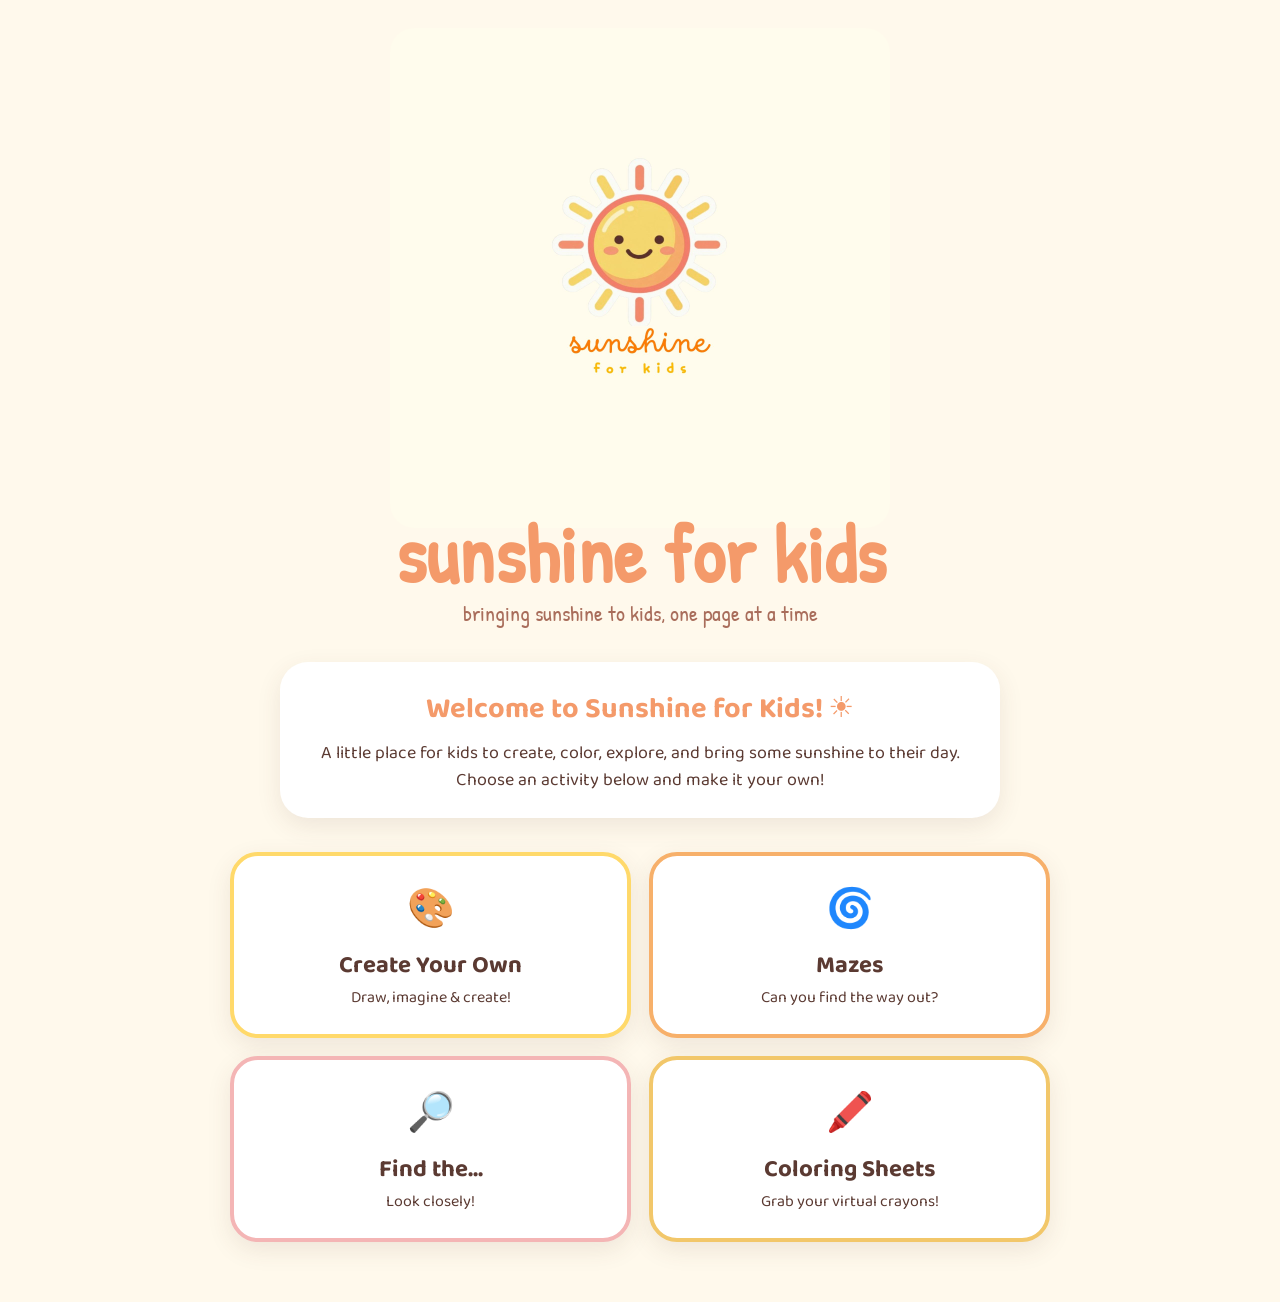
<file: index.html>
<!DOCTYPE html>
<html lang="en">
<head>
  <meta charset="UTF-8">
  <meta name="viewport" content="width=device-width, initial-scale=1.0">
  <title>Sunshine for Kids ☀️</title>
  <link rel="stylesheet" href="style.css">
</head>
<body>
  <main class="home">
    <img class="logo" src="IMG_1592.jpeg" alt="Sunshine for Kids logo">
    <h1>sunshine for kids</h1>
    <p class="tagline">bringing sunshine to kids, one page at a time</p>

    <section class="welcome">
      <h2>Welcome to Sunshine for Kids! ☀️</h2>
      <p>
        A little place for kids to create, color, explore, and bring some sunshine
        to their day. Choose an activity below and make it your own!
      </p>
    </section>

    <section class="categories" aria-label="Activity categories">
      <a class="category create" href="category-create.html">
        <span>🎨</span>
        <strong>Create Your Own</strong>
        <small>Draw, imagine & create!</small>
      </a>

      <a class="category maze" href="category-mazes.html">
        <span>🌀</span>
        <strong>Mazes</strong>
        <small>Can you find the way out?</small>
      </a>

      <a class="category find" href="category-find.html">
        <span>🔎</span>
        <strong>Find the...</strong>
        <small>Look closely!</small>
      </a>

      <a class="category color" href="category-coloring.html">
        <span>🖍️</span>
        <strong>Coloring Sheets</strong>
        <small>Grab your virtual crayons!</small>
      </a>
    </section>
  </main>
</body>
</html>
</file>
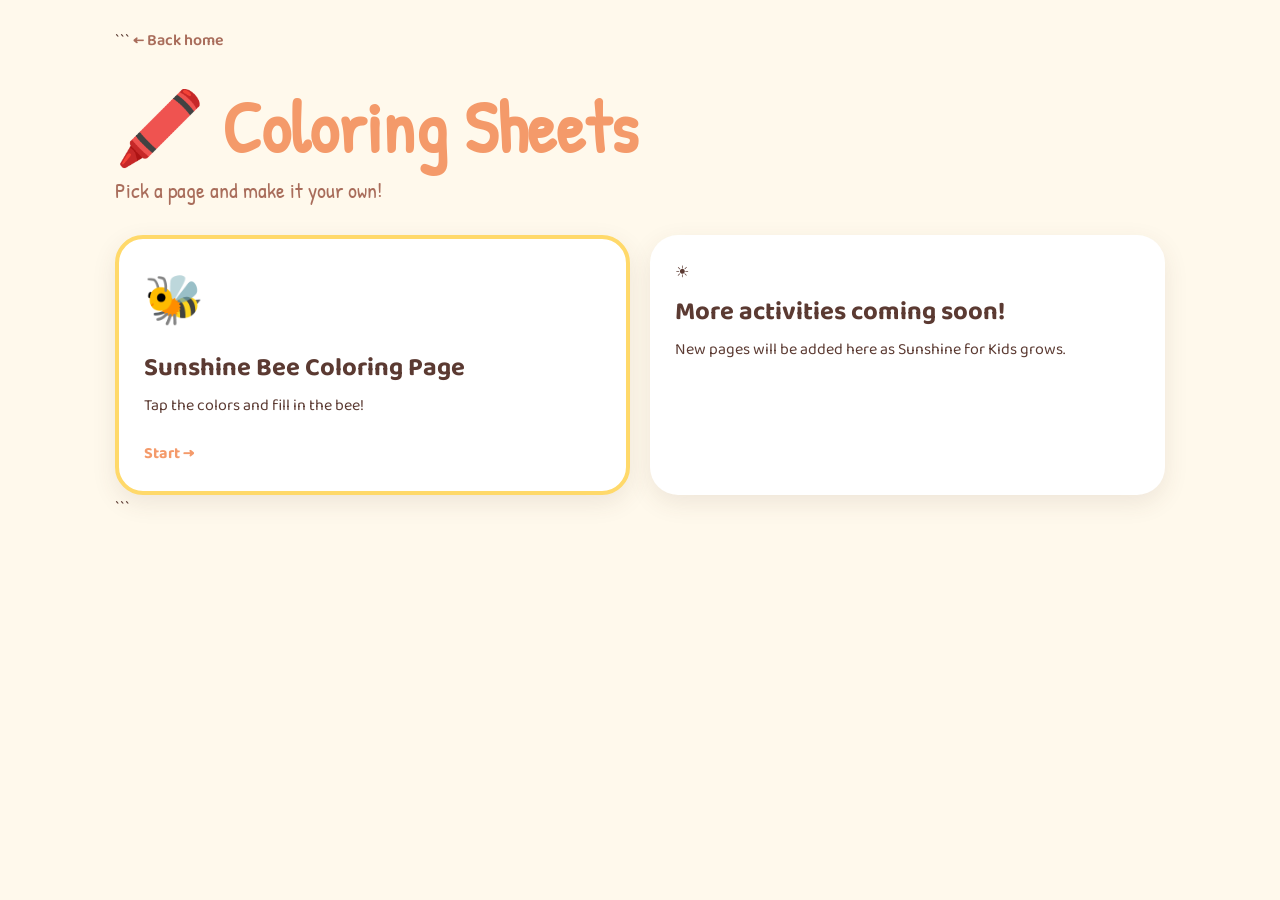
<file: category-coloring.html>
<!DOCTYPE html>

<html lang="en">
<head>
  <meta charset="UTF-8">
  <meta name="viewport" content="width=device-width, initial-scale=1.0">

  <title>Coloring Sheets | Sunshine for Kids</title>

  <link rel="stylesheet" href="style.css">
</head>

<body>

  <main class="category-page">

```
<a class="back" href="index.html">
  ← Back home
</a>

<h1>🖍️ Coloring Sheets</h1>

<p class="tagline">
  Pick a page and make it your own!
</p>

<section class="activity-grid">

  <!-- BEE COLORING PAGE -->

  <a
    class="activity-card"
    href="/sunshine-for-kids/activities/coloring-pages.html"
  >

    <div class="activity-icon">
      🐝
    </div>

    <h2>
      Sunshine Bee Coloring Page
    </h2>

    <p>
      Tap the colors and fill in the bee!
    </p>

    <span class="start">
      Start →
    </span>

  </a>


  <!-- MORE COLORING PAGES -->

  <div class="coming-soon">

    <div>☀️</div>

    <h2>
      More activities coming soon!
    </h2>

    <p>
      New pages will be added here as Sunshine for Kids grows.
    </p>

  </div>

</section>
```

  </main>

</body>
</html>
</file>
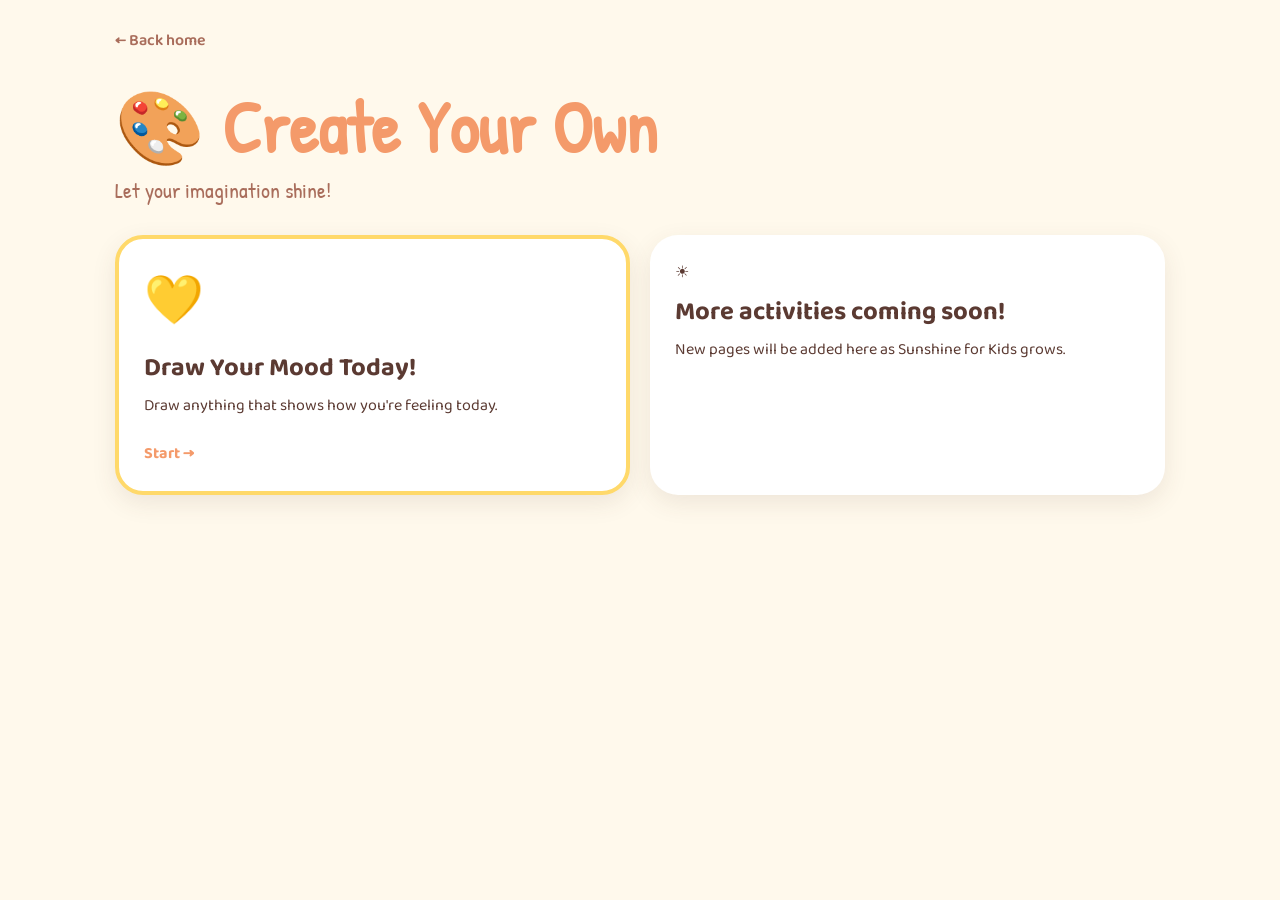
<file: category-create.html>
<!DOCTYPE html>
<html lang="en">
<head>
  <meta charset="UTF-8">
  <meta name="viewport" content="width=device-width, initial-scale=1.0">
  <title>Create Your Own | Sunshine for Kids</title>
  <link rel="stylesheet" href="style.css">
</head>
<body>
  <main class="category-page">
    <a class="back" href="index.html">← Back home</a>
    <h1>🎨 Create Your Own</h1>
    <p class="tagline">Let your imagination shine!</p>

    <section class="activity-grid">
      <a class="activity-card" href="activities/draw-your-mood.html">
        <div class="activity-icon">💛</div>
        <h2>Draw Your Mood Today!</h2>
        <p>Draw anything that shows how you're feeling today.</p>
        <span class="start">Start →</span>
      </a>
      <div class="coming-soon">
        <div>☀️</div>
        <h2>More activities coming soon!</h2>
        <p>New pages will be added here as Sunshine for Kids grows.</p>
      </div>
    </section>
  </main>
</body>
</html>
</file>
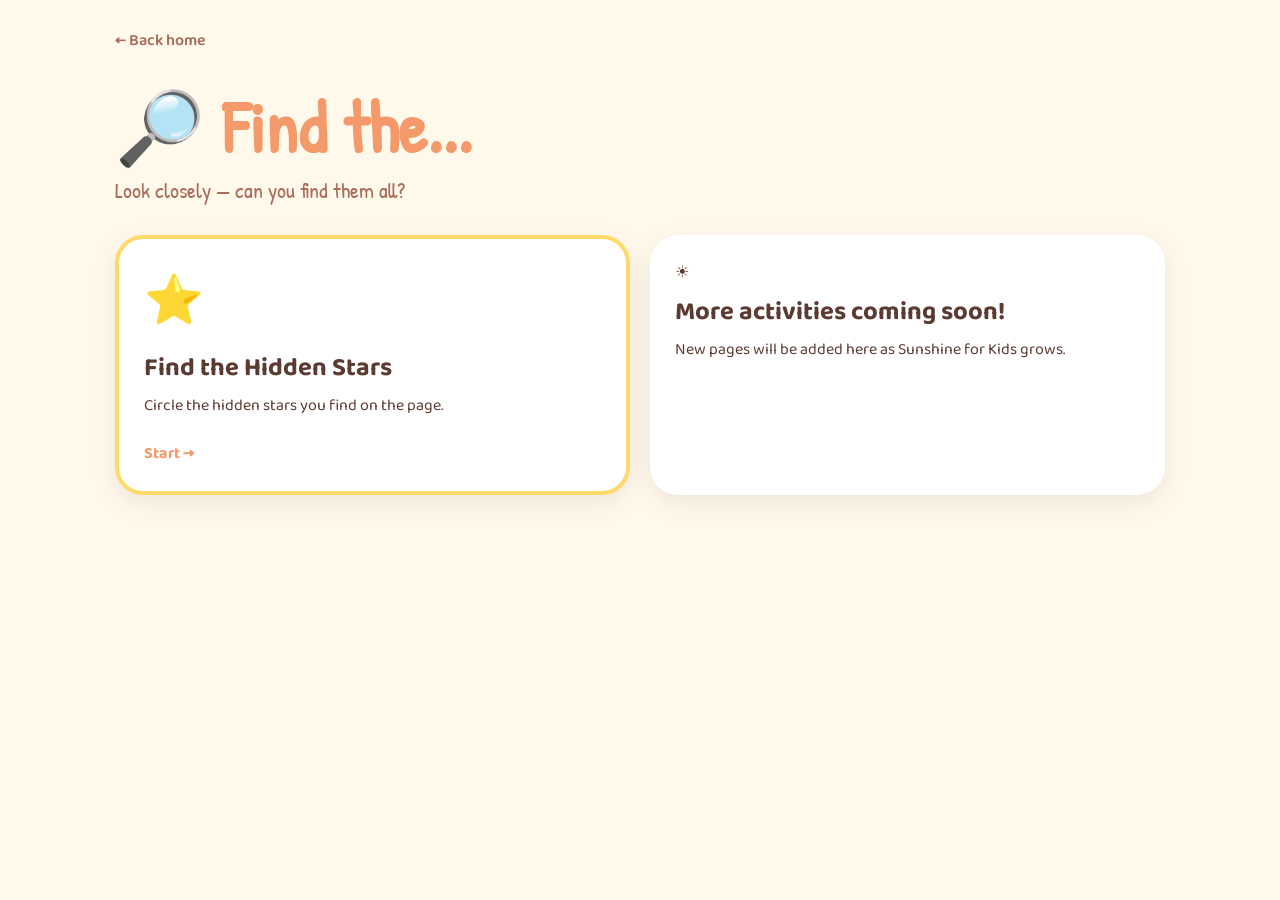
<file: category-find.html>
<!DOCTYPE html>
<html lang="en">
<head>
  <meta charset="UTF-8">
  <meta name="viewport" content="width=device-width, initial-scale=1.0">
  <title>Find the... | Sunshine for Kids</title>
  <link rel="stylesheet" href="style.css">
</head>
<body>
  <main class="category-page">
    <a class="back" href="index.html">← Back home</a>
    <h1>🔎 Find the...</h1>
    <p class="tagline">Look closely — can you find them all?</p>

    <section class="activity-grid">
      <a class="activity-card" href="activities/find-hidden-stars.html">
        <div class="activity-icon">⭐</div>
        <h2>Find the Hidden Stars</h2>
        <p>Circle the hidden stars you find on the page.</p>
        <span class="start">Start →</span>
      </a>
      <div class="coming-soon">
        <div>☀️</div>
        <h2>More activities coming soon!</h2>
        <p>New pages will be added here as Sunshine for Kids grows.</p>
      </div>
    </section>
  </main>
</body>
</html>
</file>
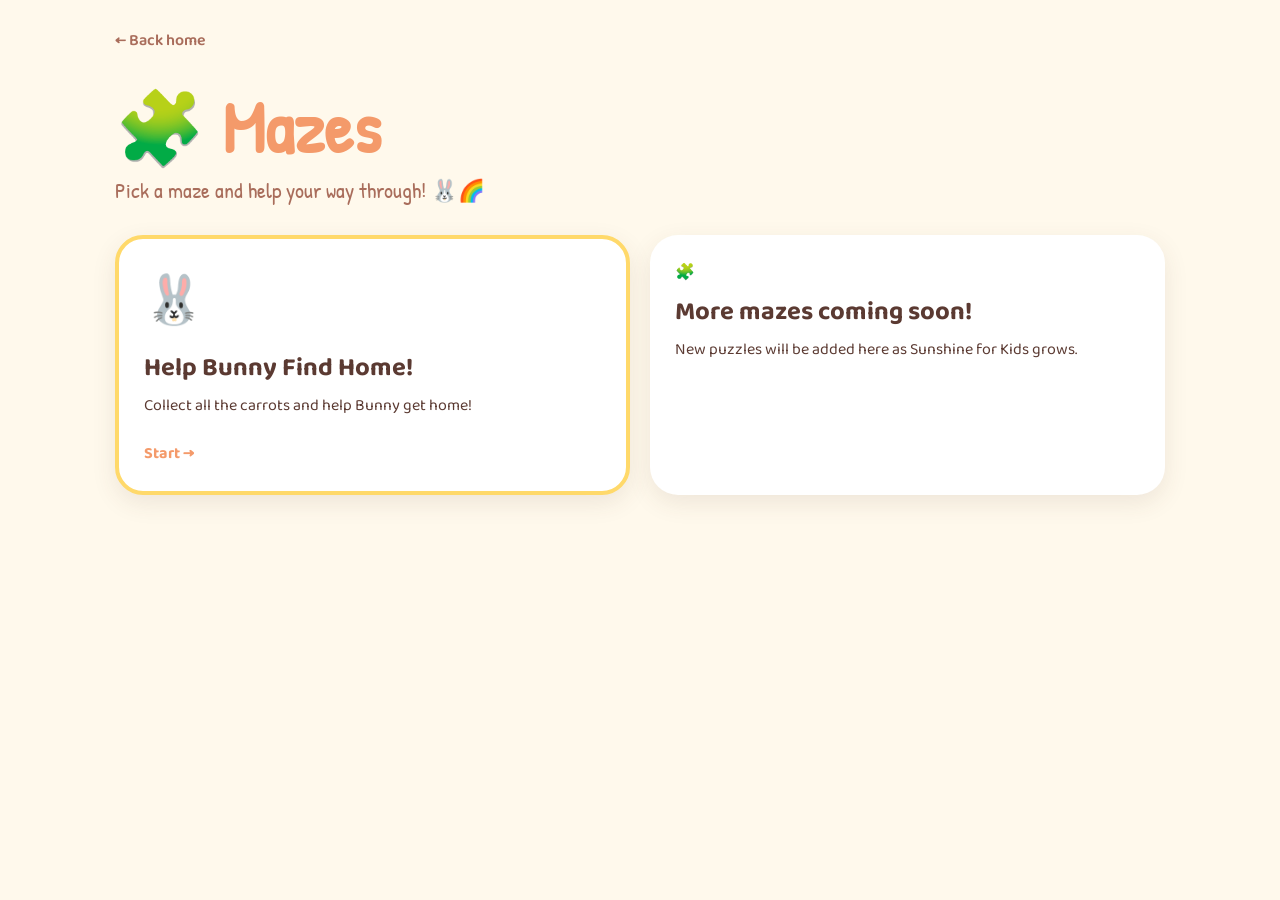
<file: category-mazes.html>
<!DOCTYPE html>
<html lang="en">
<head>
  <meta charset="UTF-8">
  <meta name="viewport" content="width=device-width, initial-scale=1.0">
  <title>Mazes | Sunshine for Kids</title>
  <link rel="stylesheet" href="style.css">
</head>

<body>

  <main class="category-page">

    <a class="back" href="index.html">
      ← Back home
    </a>

    <h1>🧩 Mazes</h1>

    <p class="tagline">
      Pick a maze and help your way through! 🐰🌈
    </p>

    <section class="activity-grid">

      <a class="activity-card" href="activities/bunny-maze.html">

        <div class="activity-icon">
          🐰
        </div>

        <h2>Help Bunny Find Home!</h2>

        <p>
          Collect all the carrots and help Bunny get home!
        </p>

        <span class="start">
          Start →
        </span>

      </a>

      <div class="coming-soon">

        <div>🧩</div>

        <h2>More mazes coming soon!</h2>

        <p>
          New puzzles will be added here as Sunshine for Kids grows.
        </p>

      </div>

    </section>

  </main>

</body>
</html>
</file>
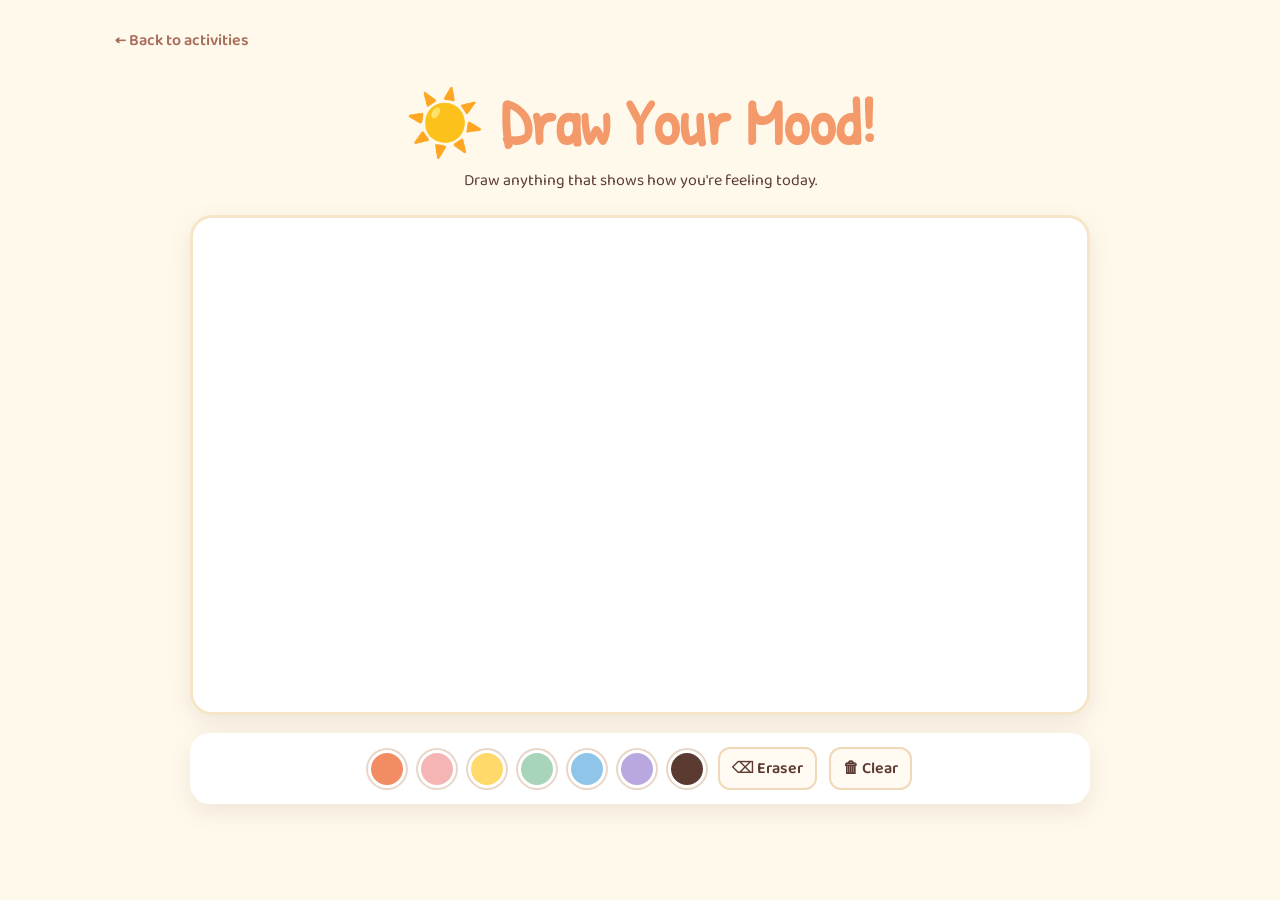
<file: draw-your-mood.html>
<!DOCTYPE html>
<html lang="en">
<head>
  <meta charset="UTF-8">
  <meta name="viewport" content="width=device-width, initial-scale=1.0">
  <title>Draw Your Mood | Sunshine for Kids</title>
  <link rel="stylesheet" href="../style.css">
</head>

<body class="activity-body">

  <main class="activity-page">

    <a class="back" href="../category-create.html">← Back to activities</a>

    <div class="activity-header">
      <h1>☀️ Draw Your Mood!</h1>
      <p>Draw anything that shows how you're feeling today.</p>
    </div>

    <div class="drawing-area">
      <canvas id="drawingCanvas"></canvas>
    </div>

    <div class="drawing-tools">

      <button class="color-button" data-color="#F28C63" style="background:#F28C63;"></button>
      <button class="color-button" data-color="#F6B5B5" style="background:#F6B5B5;"></button>
      <button class="color-button" data-color="#FFD96A" style="background:#FFD96A;"></button>
      <button class="color-button" data-color="#A8D5BA" style="background:#A8D5BA;"></button>
      <button class="color-button" data-color="#8EC5E8" style="background:#8EC5E8;"></button>
      <button class="color-button" data-color="#B9A7E0" style="background:#B9A7E0;"></button>
      <button class="color-button" data-color="#5B3A32" style="background:#5B3A32;"></button>

      <button id="eraser">⌫ Eraser</button>
      <button id="clear">🗑 Clear</button>

    </div>

  </main>

  <script src="../drawing.js"></script>

</body>
</html>
</file>
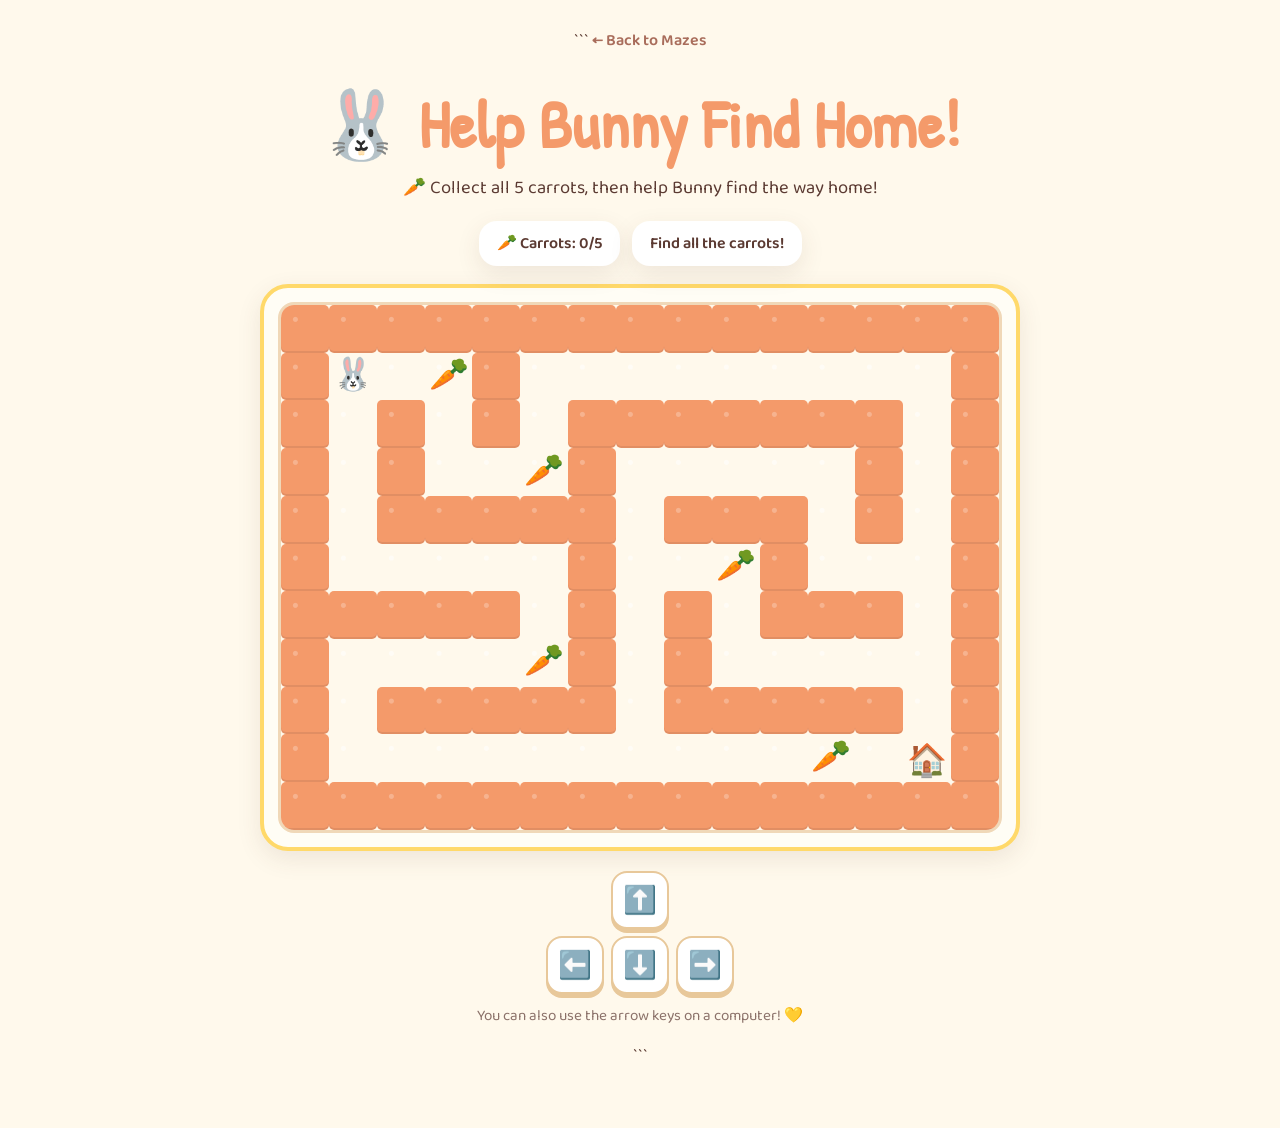
<file: activities/bunny-maze.html>
<!DOCTYPE html>

<html lang="en">
<head>
  <meta charset="UTF-8">
  <meta name="viewport" content="width=device-width, initial-scale=1.0">
  <title>Help Bunny Find Home | Sunshine for Kids</title>
  <link rel="stylesheet" href="../style.css">

  <style>
    .maze-page {
      text-align: center;
    }

    .maze-page h1 {
      font-family: "Patrick Hand", cursive;
      color: var(--orange);
      font-size: clamp(2.5rem, 7vw, 4.2rem);
      margin-bottom: 4px;
    }

    .instructions {
      font-size: 1.15rem;
      margin-bottom: 18px;
    }

    .maze-info {
      display: flex;
      justify-content: center;
      gap: 12px;
      flex-wrap: wrap;
      margin-bottom: 18px;
    }

    .carrot-count,
    .maze-message {
      background: white;
      border-radius: 18px;
      padding: 10px 18px;
      box-shadow: var(--shadow);
      font-weight: 600;
    }

    .maze-wrapper {
      width: min(760px, 94vw);
      margin: 0 auto;
      padding: 14px;
      background: #FFFDF5;
      border: 4px solid #FFD96A;
      border-radius: 28px;
      box-shadow: var(--shadow);
    }

    .maze-board {
      display: grid;
      grid-template-columns: repeat(15, 1fr);
      grid-template-rows: repeat(11, 1fr);
      width: 100%;
      aspect-ratio: 15 / 11;
      background: #FFF9EC;
      border: 3px solid #F0D8B8;
      border-radius: 16px;
      overflow: hidden;
      position: relative;
    }

    .cell {
      position: relative;
      display: flex;
      align-items: center;
      justify-content: center;
    }

    .wall {
      background:
        radial-gradient(circle at 30% 30%, rgba(255,255,255,.25) 0 2px, transparent 3px),
        #F49A6A;
      border-radius: 5px;
      box-shadow: inset 0 -2px 0 rgba(91, 58, 50, .12);
    }

    .open {
      background:
        radial-gradient(circle at 30% 30%, rgba(255,255,255,.55) 0 2px, transparent 3px),
        #FFF9EC;
    }

    .bunny,
    .carrot,
    .home {
      position: absolute;
      z-index: 10;
      display: flex;
      align-items: center;
      justify-content: center;
      width: calc(100% / 15);
      height: calc(100% / 11);
      font-size: clamp(1.15rem, 3.8vw, 2rem);
      pointer-events: none;
      transition: left .08s linear, top .08s linear;
    }

    .bunny {
      z-index: 30;
    }

    .carrot {
      z-index: 20;
    }

    .carrot.collected {
      opacity: 0;
      transform: scale(.5);
    }

    .home {
      z-index: 15;
    }

    .controls {
      display: grid;
      grid-template-columns: repeat(3, 58px);
      grid-template-rows: repeat(2, 58px);
      justify-content: center;
      gap: 7px;
      margin: 20px auto 10px;
    }

    .controls button {
      border: 2px solid #E8C89A;
      border-radius: 16px;
      background: white;
      font-size: 1.7rem;
      cursor: pointer;
      box-shadow: 0 4px 0 #E8C89A;
      touch-action: manipulation;
    }

    .controls button:active {
      transform: translateY(3px);
      box-shadow: 0 1px 0 #E8C89A;
    }

    .up {
      grid-column: 2;
      grid-row: 1;
    }

    .left {
      grid-column: 1;
      grid-row: 2;
    }

    .down {
      grid-column: 2;
      grid-row: 2;
    }

    .right {
      grid-column: 3;
      grid-row: 2;
    }

    .maze-note {
      font-size: .95rem;
      color: #8B7169;
      margin-top: 10px;
    }

    @media (max-width: 600px) {
      .maze-wrapper {
        padding: 9px;
      }

      .controls {
        grid-template-columns: repeat(3, 52px);
        grid-template-rows: repeat(2, 52px);
      }
    }
  </style>

</head>

<body>

  <main class="activity-page maze-page">

```
<!-- FIXED HOME/BACK LINK -->
<a class="back" href="/sunshine-for-kids/category-mazes.html">
  ← Back to Mazes
</a>

<h1>🐰 Help Bunny Find Home!</h1>

<p class="instructions">
  🥕 Collect all 5 carrots, then help Bunny find the way home!
</p>

<div class="maze-info">

  <div class="carrot-count">
    🥕 Carrots: <span id="carrotCount">0</span>/5
  </div>

  <div class="maze-message" id="message">
    Find all the carrots!
  </div>

</div>

<div class="maze-wrapper">

  <div class="maze-board" id="mazeBoard">

    <div class="bunny" id="bunny">🐰</div>

    <div class="home" id="home">🏠</div>

    <div class="carrot" id="carrot1">🥕</div>
    <div class="carrot" id="carrot2">🥕</div>
    <div class="carrot" id="carrot3">🥕</div>
    <div class="carrot" id="carrot4">🥕</div>
    <div class="carrot" id="carrot5">🥕</div>

  </div>

</div>

<div class="controls" aria-label="Bunny movement controls">

  <button class="up" data-direction="up" aria-label="Move up">
    ⬆️
  </button>

  <button class="left" data-direction="left" aria-label="Move left">
    ⬅️
  </button>

  <button class="down" data-direction="down" aria-label="Move down">
    ⬇️
  </button>

  <button class="right" data-direction="right" aria-label="Move right">
    ➡️
  </button>

</div>

<p class="maze-note">
  You can also use the arrow keys on a computer! 💛
</p>
```

  </main>

  <script>

    /*
      15 columns x 11 rows

      # = WALL
      . = OPEN PATH

      Bunny is only allowed to move onto "." cells.
    */

    const maze = [

      "###############",
      "#...#.........#",
      "#.#.#.#######.#",
      "#.#...#.....#.#",
      "#.#####.###.#.#",
      "#.....#...#...#",
      "#####.#.#.###.#",
      "#.....#.#.....#",
      "#.#####.#####.#",
      "#.............#",
      "###############"

    ];

    const rows = maze.length;
    const cols = maze[0].length;

    const board = document.getElementById("mazeBoard");
    const bunny = document.getElementById("bunny");
    const home = document.getElementById("home");

    const carrots = [
      document.getElementById("carrot1"),
      document.getElementById("carrot2"),
      document.getElementById("carrot3"),
      document.getElementById("carrot4"),
      document.getElementById("carrot5")
    ];

    const carrotCount = document.getElementById("carrotCount");
    const message = document.getElementById("message");

    /*
      Bunny's starting position.
    */
    let bunnyRow = 1;
    let bunnyCol = 1;

    /*
      Carrot locations.
      All locations are on open "." spaces.
    */
    const carrotLocations = [
      { row: 1, col: 3 },
      { row: 3, col: 5 },
      { row: 5, col: 9 },
      { row: 7, col: 5 },
      { row: 9, col: 11 }
    ];

    /*
      Bunny's home.
    */
    const homeLocation = {
      row: 9,
      col: 13
    };

    let collected = 0;


    /*
      CREATE MAZE CELLS
    */

    for (let row = 0; row < rows; row++) {

      for (let col = 0; col < cols; col++) {

        const cell = document.createElement("div");

        if (maze[row][col] === "#") {
          cell.className = "cell wall";
        } else {
          cell.className = "cell open";
        }

        board.appendChild(cell);

      }

    }


    /*
      POSITION AN OBJECT
    */

    function positionItem(item, row, col) {

      item.style.left =
        (col * (100 / cols)) + "%";

      item.style.top =
        (row * (100 / rows)) + "%";

    }


    /*
      PUT BUNNY, HOME AND CARROTS
      INTO THEIR STARTING POSITIONS
    */

    function placeObjects() {

      positionItem(
        bunny,
        bunnyRow,
        bunnyCol
      );

      positionItem(
        home,
        homeLocation.row,
        homeLocation.col
      );

      carrots.forEach((carrot, index) => {

        positionItem(
          carrot,
          carrotLocations[index].row,
          carrotLocations[index].col
        );

      });

    }


    /*
      COLLECT CARROTS
    */

    function collectCarrots() {

      carrots.forEach((carrot, index) => {

        if (carrot.classList.contains("collected")) {
          return;
        }

        const location =
          carrotLocations[index];

        if (
          bunnyRow === location.row &&
          bunnyCol === location.col
        ) {

          carrot.classList.add("collected");

          collected++;

          carrotCount.textContent =
            collected;

          if (collected < 5) {

            message.textContent =
              `Yay! ${5 - collected} carrots left! 🥕`;

          } else {

            message.textContent =
              "You got all 5! Now find Bunny's home! 🏠";

          }

        }

      });

    }


    /*
      CHECK WHETHER BUNNY REACHED HOME
    */

    function checkHome() {

      if (
        bunnyRow === homeLocation.row &&
        bunnyCol === homeLocation.col
      ) {

        if (collected === 5) {

          message.textContent =
            "🎉 You did it! Bunny is home!";

        } else {

          message.textContent =
            `Bunny needs ${5 - collected} more carrot${5 - collected === 1 ? "" : "s"}! 🥕`;

        }

      }

    }


    /*
      MOVE BUNNY
    */

    function move(direction) {

      let newRow = bunnyRow;
      let newCol = bunnyCol;


      if (direction === "up") {
        newRow--;
      }

      if (direction === "down") {
        newRow++;
      }

      if (direction === "left") {
        newCol--;
      }

      if (direction === "right") {
        newCol++;
      }


      /*
        IMPORTANT:

        Bunny can ONLY move when:

        1. The position is inside the maze.
        2. The destination is ".".

        "#" means WALL.

        Therefore Bunny CANNOT move through
        the orange walls.
      */

      const insideMaze =
        newRow >= 0 &&
        newRow < rows &&
        newCol >= 0 &&
        newCol < cols;

      if (!insideMaze) {
        return;
      }


      const destination =
        maze[newRow][newCol];


      if (destination !== ".") {
        return;
      }


      /*
        The move is allowed.
      */

      bunnyRow = newRow;
      bunnyCol = newCol;


      positionItem(
        bunny,
        bunnyRow,
        bunnyCol
      );


      collectCarrots();
      checkHome();

    }


    /*
      ARROW BUTTONS
    */

    document
      .querySelectorAll("[data-direction]")
      .forEach(button => {

        button.addEventListener(
          "click",
          () => {

            move(
              button.dataset.direction
            );

          }
        );

      });


    /*
      COMPUTER KEYBOARD ARROWS
    */

    document.addEventListener(
      "keydown",
      event => {

        if (
          event.key === "ArrowUp" ||
          event.key === "ArrowDown" ||
          event.key === "ArrowLeft" ||
          event.key === "ArrowRight"
        ) {

          event.preventDefault();

        }


        if (event.key === "ArrowUp") {
          move("up");
        }

        if (event.key === "ArrowDown") {
          move("down");
        }

        if (event.key === "ArrowLeft") {
          move("left");
        }

        if (event.key === "ArrowRight") {
          move("right");
        }

      }
    );


    /*
      START THE MAZE
    */

    placeObjects();

  </script>

</body>
</html>
</file>
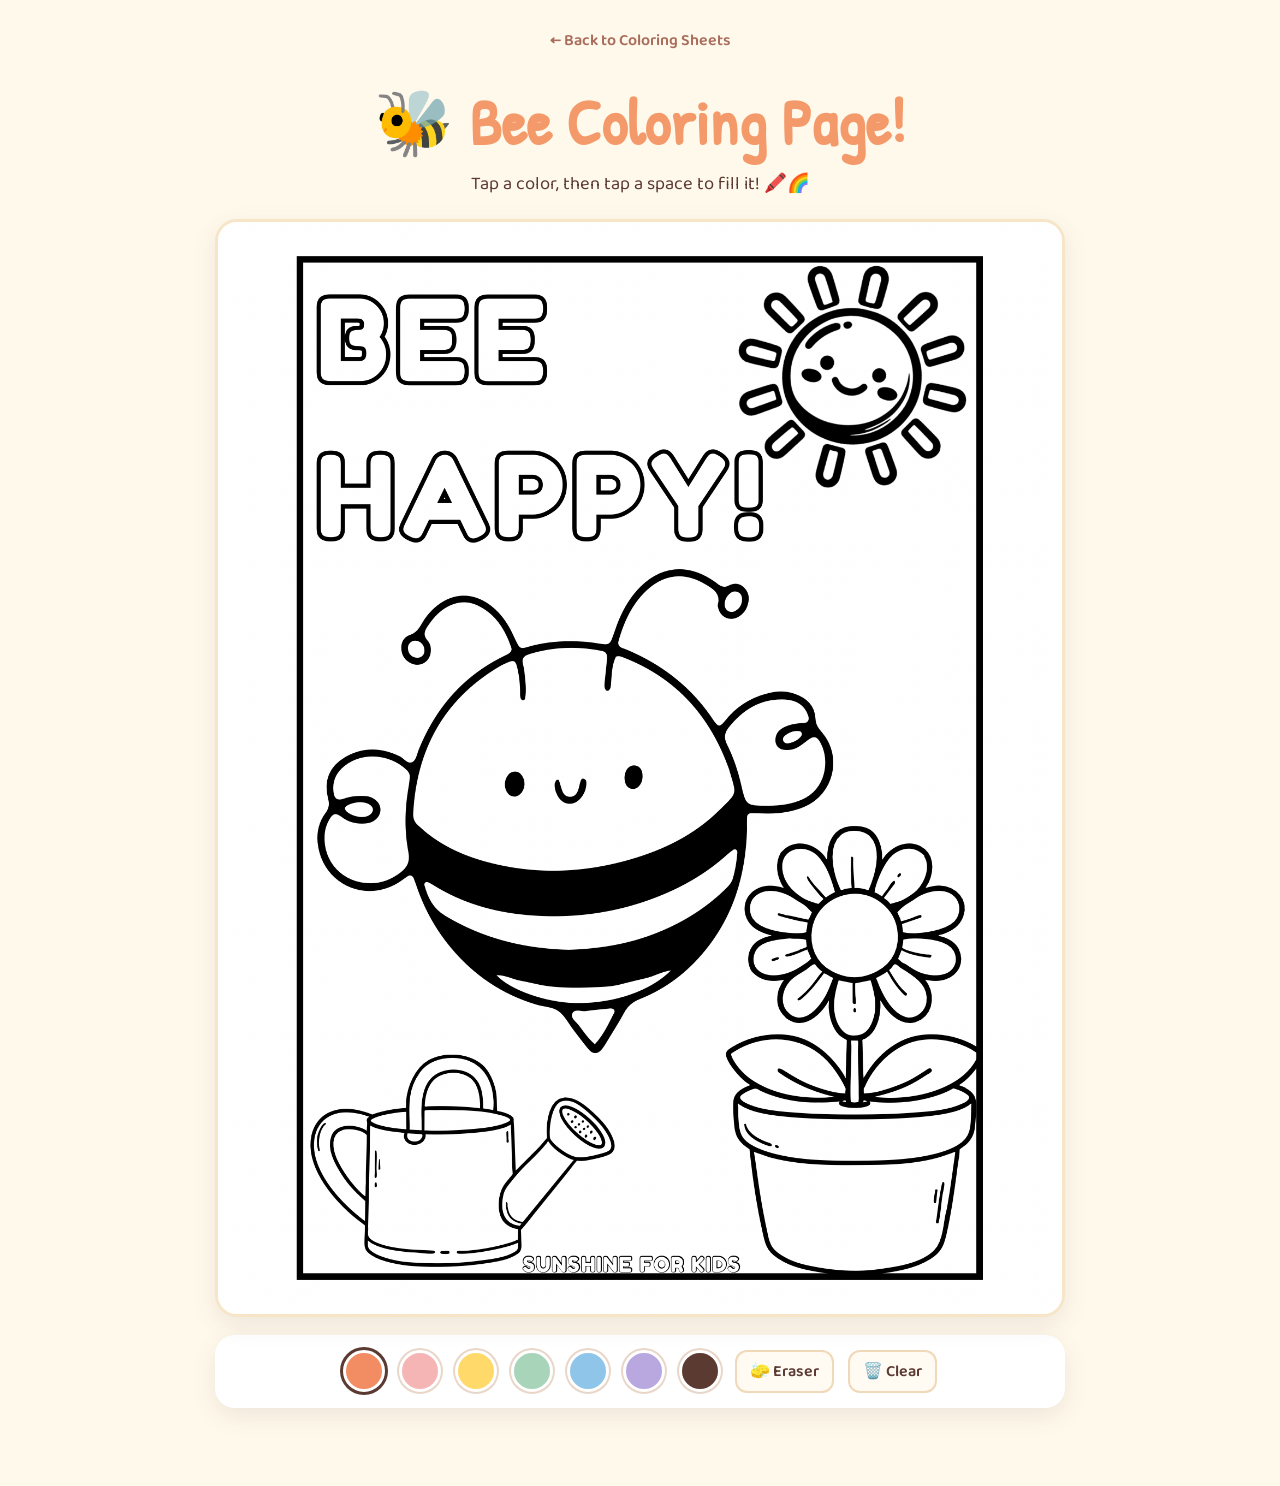
<file: activities/coloring-pages.html>
<!DOCTYPE html>
<html lang="en">
<head>
  <meta charset="UTF-8">
  <meta name="viewport" content="width=device-width, initial-scale=1.0">
  <title>Bee Coloring Page | Sunshine for Kids</title>
  <link rel="stylesheet" href="../style.css">

  <style>
    .coloring-page {
      text-align: center;
    }

    .coloring-page h1 {
      font-family: "Patrick Hand", cursive;
      color: var(--orange);
      font-size: clamp(2.5rem, 7vw, 4rem);
      margin-bottom: 4px;
    }

    .prompt {
      font-size: 1.15rem;
      margin-bottom: 20px;
    }

    .coloring-area {
      position: relative;
      width: min(850px, 94vw);
      margin: 0 auto;
      background: white;
      border: 3px solid #F6E6C7;
      border-radius: 22px;
      box-shadow: var(--shadow);
      overflow: hidden;
    }

    #coloringImage {
      display: block;
      width: 100%;
      height: auto;
    }

    #coloringCanvas {
      position: absolute;
      inset: 0;
      width: 100%;
      height: 100%;
      cursor: pointer;
      touch-action: manipulation;
    }

    .coloring-tools {
      width: min(850px, 94vw);
      margin: 18px auto;
      padding: 15px;
      background: white;
      border-radius: 20px;
      box-shadow: var(--shadow);
      display: flex;
      flex-wrap: wrap;
      justify-content: center;
      align-items: center;
      gap: 14px;
    }

    .color-button {
      width: 42px;
      height: 42px;
      min-height: 42px;
      padding: 0;
      border: 3px solid white;
      border-radius: 50%;
      box-shadow: 0 0 0 2px #E8D6C8;
      cursor: pointer;
    }

    .color-button.selected {
      box-shadow:
        0 0 0 3px #5B3A32,
        0 0 0 5px white;
    }

    .tool-button {
      min-height: 42px;
      border: 2px solid #F0D8B8;
      border-radius: 12px;
      background: #fffaf2;
      padding: 7px 13px;
      font: inherit;
      color: var(--brown);
      cursor: pointer;
      font-weight: 600;
    }

    .tool-button.selected {
      background: #F6E6C7;
    }
  </style>
</head>

<body class="activity-body">

  <main class="activity-page coloring-page">

    <a class="back" href="../category-coloring.html">
      ← Back to Coloring Sheets
    </a>

    <h1>🐝 Bee Coloring Page!</h1>

    <p class="prompt">
      Tap a color, then tap a space to fill it! 🖍️🌈
    </p>

    <div class="coloring-area">

      <img
        id="coloringImage"
        src="../images/Black and White Illustrated Bee Coloring Page.png"
        alt="Bee coloring page"
      >

      <canvas id="coloringCanvas"></canvas>

    </div>

    <div class="coloring-tools">

      <button class="color-button selected"
        data-color="#F28C63"
        style="background:#F28C63;"
        aria-label="Orange">
      </button>

      <button class="color-button"
        data-color="#F6B5B5"
        style="background:#F6B5B5;"
        aria-label="Pink">
      </button>

      <button class="color-button"
        data-color="#FFD96A"
        style="background:#FFD96A;"
        aria-label="Yellow">
      </button>

      <button class="color-button"
        data-color="#A8D5BA"
        style="background:#A8D5BA;"
        aria-label="Green">
      </button>

      <button class="color-button"
        data-color="#8EC5E8"
        style="background:#8EC5E8;"
        aria-label="Blue">
      </button>

      <button class="color-button"
        data-color="#B9A7E0"
        style="background:#B9A7E0;"
        aria-label="Purple">
      </button>

      <button class="color-button"
        data-color="#5B3A32"
        style="background:#5B3A32;"
        aria-label="Brown">
      </button>

      <button id="eraser" class="tool-button">
        🧽 Eraser
      </button>

      <button id="clear" class="tool-button">
        🗑️ Clear
      </button>

    </div>

  </main>

  <script>

    const image = document.getElementById("coloringImage");
    const canvas = document.getElementById("coloringCanvas");
    const ctx = canvas.getContext("2d");

    let selectedColor = "#F28C63";
    let fillCanvas;
    let fillCtx;
    let originalPixels;


    function setup() {

      const width = image.naturalWidth;
      const height = image.naturalHeight;

      canvas.width = width;
      canvas.height = height;

      fillCanvas = document.createElement("canvas");
      fillCanvas.width = width;
      fillCanvas.height = height;

      fillCtx = fillCanvas.getContext("2d");

      const originalCanvas = document.createElement("canvas");
      originalCanvas.width = width;
      originalCanvas.height = height;

      const originalCtx = originalCanvas.getContext("2d");

      originalCtx.drawImage(
        image,
        0,
        0,
        width,
        height
      );

      originalPixels = originalCtx.getImageData(
        0,
        0,
        width,
        height
      );
    }


    image.addEventListener("load", setup);

    if (image.complete) {
      setup();
    }


    function hexToRgb(hex) {

      return {
        r: parseInt(hex.slice(1, 3), 16),
        g: parseInt(hex.slice(3, 5), 16),
        b: parseInt(hex.slice(5, 7), 16)
      };

    }


    function isOutline(r, g, b) {

      return (
        r < 110 &&
        g < 110 &&
        b < 110
      );

    }


    function floodFill(startX, startY) {

      if (!originalPixels) return;

      const width = canvas.width;
      const height = canvas.height;

      const startIndex =
        (startY * width + startX) * 4;

      const startR =
        originalPixels.data[startIndex];

      const startG =
        originalPixels.data[startIndex + 1];

      const startB =
        originalPixels.data[startIndex + 2];


      if (isOutline(startR, startG, startB)) {
        return;
      }


      const erasing =
        selectedColor === "ERASER";


      const queue = [[startX, startY]];

      const visited =
        new Uint8Array(width * height);


      while (queue.length > 0) {

        const [x, y] = queue.pop();

        if (
          x < 0 ||
          y < 0 ||
          x >= width ||
          y >= height
        ) {
          continue;
        }

        const index =
          y * width + x;

        if (visited[index]) {
          continue;
        }

        visited[index] = 1;

        const pixel = index * 4;

        const r =
          originalPixels.data[pixel];

        const g =
          originalPixels.data[pixel + 1];

        const b =
          originalPixels.data[pixel + 2];


        if (isOutline(r, g, b)) {
          continue;
        }


        const difference =
          Math.abs(r - startR) +
          Math.abs(g - startG) +
          Math.abs(b - startB);


        if (difference > 120) {
          continue;
        }


        if (erasing) {

          fillCtx.clearRect(
            x,
            y,
            1,
            1
          );

        } else {

          fillCtx.fillStyle =
            selectedColor;

          fillCtx.fillRect(
            x,
            y,
            1,
            1
          );

        }


        queue.push([x + 1, y]);
        queue.push([x - 1, y]);
        queue.push([x, y + 1]);
        queue.push([x, y - 1]);

      }


      drawColors();

    }


    function drawColors() {

      ctx.clearRect(
        0,
        0,
        canvas.width,
        canvas.height
      );

      ctx.drawImage(
        fillCanvas,
        0,
        0
      );

    }


    canvas.addEventListener(
      "pointerdown",
      event => {

        event.preventDefault();

        const rect =
          canvas.getBoundingClientRect();

        const scaleX =
          canvas.width / rect.width;

        const scaleY =
          canvas.height / rect.height;

        const x =
          Math.floor(
            (event.clientX - rect.left) * scaleX
          );

        const y =
          Math.floor(
            (event.clientY - rect.top) * scaleY
          );

        floodFill(x, y);

      }
    );


    document
      .querySelectorAll(".color-button")
      .forEach(button => {

        button.addEventListener(
          "click",
          () => {

            selectedColor =
              button.dataset.color;

            document
              .querySelectorAll(".color-button")
              .forEach(b =>
                b.classList.remove("selected")
              );

            button.classList.add("selected");

            document
              .getElementById("eraser")
              .classList.remove("selected");

          }
        );

      });


    document
      .getElementById("eraser")
      .addEventListener(
        "click",
        () => {

          selectedColor = "ERASER";

          document
            .querySelectorAll(".color-button")
            .forEach(b =>
              b.classList.remove("selected")
            );

          document
            .getElementById("eraser")
            .classList.add("selected");

        }
      );


    document
      .getElementById("clear")
      .addEventListener(
        "click",
        () => {

          if (!fillCtx) return;

          fillCtx.clearRect(
            0,
            0,
            fillCanvas.width,
            fillCanvas.height
          );

          ctx.clearRect(
            0,
            0,
            canvas.width,
            canvas.height
          );

        }
      );

  </script>

</body>
</html>
</file>
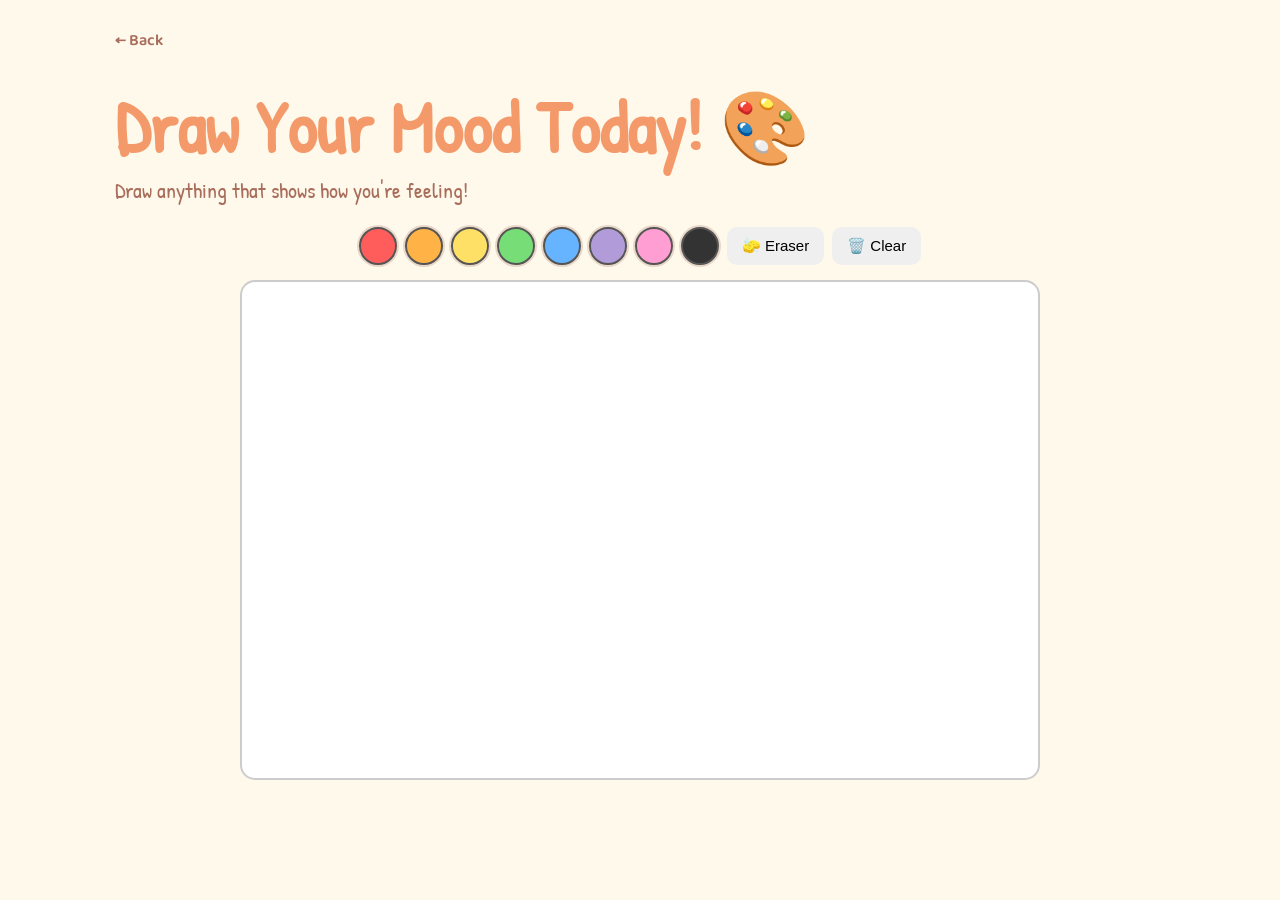
<file: activities/draw-your-mood.html>
<!DOCTYPE html>
<html lang="en">
<head>
  <meta charset="UTF-8">
  <meta name="viewport" content="width=device-width, initial-scale=1.0">
  <title>Draw Your Mood | Sunshine for Kids</title>
  <link rel="stylesheet" href="../style.css">

  <style>
    .drawing-box {
      width: 100%;
      max-width: 850px;
      margin: 20px auto;
      text-align: center;
    }

    .tools {
      display: flex;
      flex-wrap: wrap;
      justify-content: center;
      gap: 8px;
      margin: 15px 0;
    }

    .color-button {
      width: 38px;
      height: 38px;
      border-radius: 50%;
      border: 2px solid #555;
      cursor: pointer;
    }

    .tool-button {
      padding: 9px 15px;
      border: none;
      border-radius: 10px;
      cursor: pointer;
      font-size: 15px;
    }

    #drawingCanvas {
      display: block;
      width: 100%;
      max-width: 800px;
      height: 500px;
      margin: 0 auto;
      border: 2px solid #ccc;
      border-radius: 15px;
      background: white;
      touch-action: none;
    }
  </style>
</head>

<body>

  <main class="category-page">

    <a class="back" href="../category-create.html">← Back</a>

    <h1>Draw Your Mood Today! 🎨</h1>

    <p class="tagline">
      Draw anything that shows how you're feeling!
    </p>

    <div class="drawing-box">

      <div class="tools">

        <button class="color-button" style="background:#ff5c5c" onclick="chooseColor('#ff5c5c')"></button>
        <button class="color-button" style="background:#ffb347" onclick="chooseColor('#ffb347')"></button>
        <button class="color-button" style="background:#ffe066" onclick="chooseColor('#ffe066')"></button>
        <button class="color-button" style="background:#77dd77" onclick="chooseColor('#77dd77')"></button>
        <button class="color-button" style="background:#66b3ff" onclick="chooseColor('#66b3ff')"></button>
        <button class="color-button" style="background:#b19cd9" onclick="chooseColor('#b19cd9')"></button>
        <button class="color-button" style="background:#ff9ed2" onclick="chooseColor('#ff9ed2')"></button>
        <button class="color-button" style="background:#333" onclick="chooseColor('#333')"></button>

        <button class="tool-button" onclick="chooseEraser()">🧽 Eraser</button>
        <button class="tool-button" onclick="clearCanvas()">🗑️ Clear</button>

      </div>

      <canvas id="drawingCanvas" width="800" height="500"></canvas>

    </div>

  </main>

  <script>
    const canvas = document.getElementById("drawingCanvas");
    const ctx = canvas.getContext("2d");

    let drawing = false;
    let currentColor = "#ff5c5c";
    let erasing = false;

    function getPosition(event) {
      const rect = canvas.getBoundingClientRect();

      return {
        x: (event.clientX - rect.left) * (canvas.width / rect.width),
        y: (event.clientY - rect.top) * (canvas.height / rect.height)
      };
    }

    function startDrawing(event) {
      event.preventDefault();
      drawing = true;

      const position = getPosition(event);

      ctx.beginPath();
      ctx.moveTo(position.x, position.y);
    }

    function draw(event) {
      if (!drawing) return;

      event.preventDefault();

      const position = getPosition(event);

      ctx.lineWidth = 12;
      ctx.lineCap = "round";
      ctx.lineJoin = "round";

      ctx.globalCompositeOperation =
        erasing ? "destination-out" : "source-over";

      ctx.strokeStyle = currentColor;

      ctx.lineTo(position.x, position.y);
      ctx.stroke();
    }

    function stopDrawing() {
      drawing = false;
      ctx.beginPath();
      ctx.globalCompositeOperation = "source-over";
    }

    function chooseColor(color) {
      currentColor = color;
      erasing = false;
    }

    function chooseEraser() {
      erasing = true;
    }

    function clearCanvas() {
      ctx.clearRect(0, 0, canvas.width, canvas.height);
    }

    canvas.addEventListener("pointerdown", startDrawing);
    canvas.addEventListener("pointermove", draw);
    canvas.addEventListener("pointerup", stopDrawing);
    canvas.addEventListener("pointercancel", stopDrawing);
    canvas.addEventListener("pointerleave", stopDrawing);
  </script>

</body>
</html>
</file>
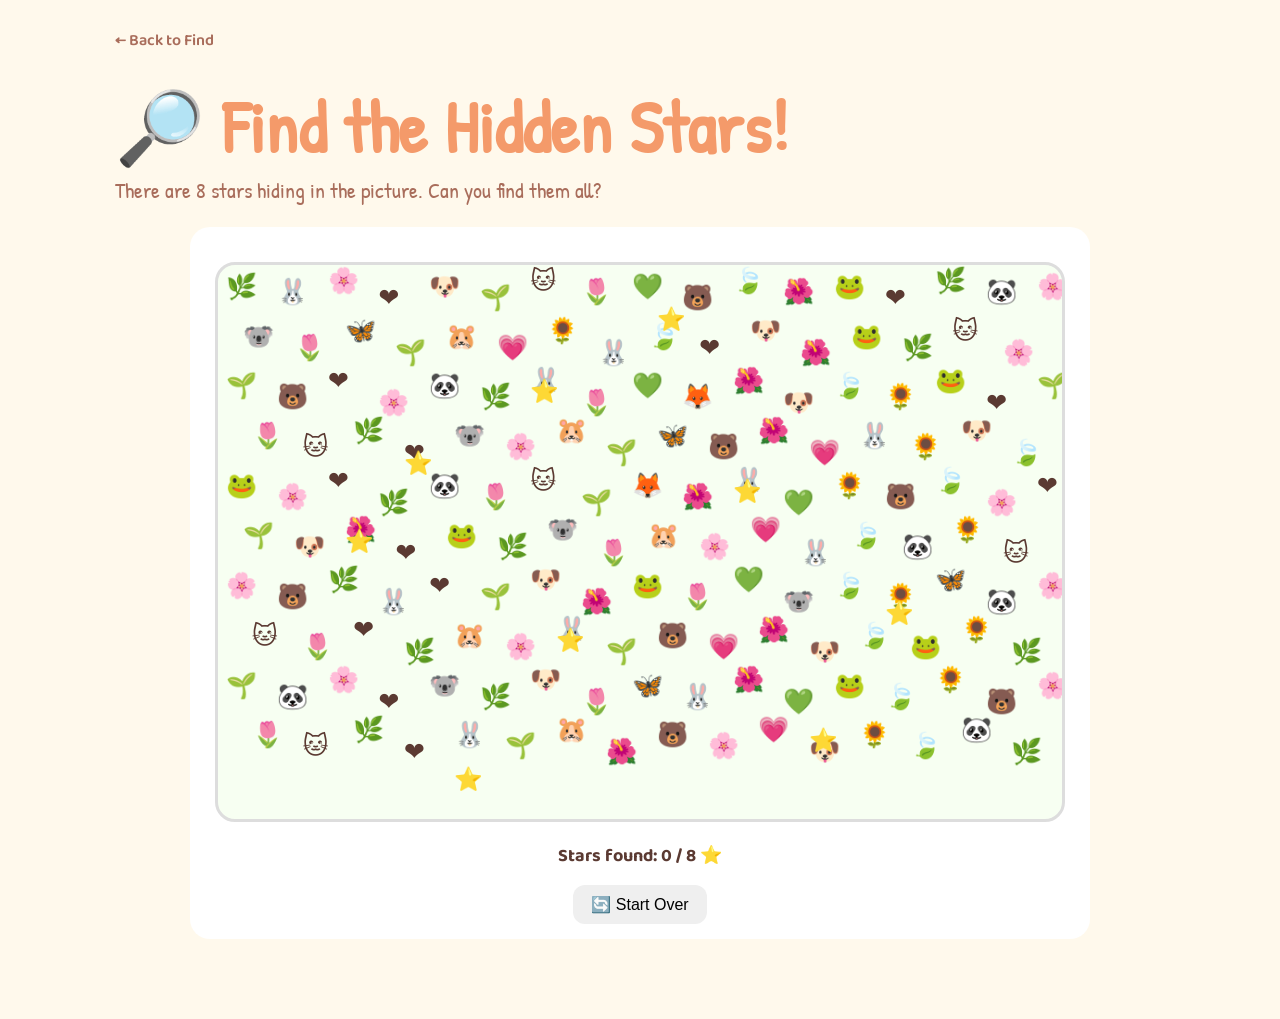
<file: activities/find-hidden-stars.html>
<!DOCTYPE html>
<html lang="en">
<head>
  <meta charset="UTF-8">
  <meta name="viewport" content="width=device-width, initial-scale=1.0">
  <title>Find the Hidden Stars | Sunshine for Kids</title>
  <link rel="stylesheet" href="../style.css">

  <style>
    .find-game {
      max-width: 900px;
      margin: 20px auto;
      padding: 15px;
      background: white;
      border-radius: 20px;
      text-align: center;
    }

    .emoji-picture {
      position: relative;
      width: 100%;
      max-width: 850px;
      height: 560px;
      margin: 20px auto;
      background: #f7fff2;
      border: 3px solid #ddd;
      border-radius: 20px;
      overflow: hidden;
    }

    .emoji {
      position: absolute;
      font-size: 25px;
      user-select: none;
      line-height: 1;
    }

    .star {
      cursor: pointer;
      font-size: 23px;
      z-index: 10;
      transition: transform 0.2s, opacity 0.2s;
    }

    .star:hover {
      transform: scale(1.3);
    }

    .found {
      opacity: 0.25;
      transform: scale(1.4);
    }

    #message {
      font-weight: bold;
      font-size: 18px;
      margin: 15px;
    }

    button {
      padding: 10px 18px;
      border: none;
      border-radius: 12px;
      font-size: 16px;
      cursor: pointer;
    }
  </style>
</head>

<body>

  <main class="category-page">

    <a class="back" href="../category-find.html">← Back to Find</a>

    <h1>🔎 Find the Hidden Stars!</h1>

    <p class="tagline">
      There are 8 stars hiding in the picture. Can you find them all?
    </p>

    <div class="find-game">

      <div class="emoji-picture">

        <!-- ROW 1 -->
        <span class="emoji" style="top:2%;left:1%;">🌿</span>
        <span class="emoji" style="top:3%;left:7%;">🐰</span>
        <span class="emoji" style="top:1%;left:13%;">🌸</span>
        <span class="emoji" style="top:4%;left:19%;">❤️</span>
        <span class="emoji" style="top:2%;left:25%;">🐶</span>
        <span class="emoji" style="top:4%;left:31%;">🌱</span>
        <span class="emoji" style="top:1%;left:37%;">🐱</span>
        <span class="emoji" style="top:3%;left:43%;">🌷</span>
        <span class="emoji" style="top:2%;left:49%;">💚</span>
        <span class="emoji" style="top:4%;left:55%;">🐻</span>
        <span class="emoji" style="top:1%;left:61%;">🍃</span>
        <span class="emoji" style="top:3%;left:67%;">🌺</span>
        <span class="emoji" style="top:2%;left:73%;">🐸</span>
        <span class="emoji" style="top:4%;left:79%;">❤️</span>
        <span class="emoji" style="top:1%;left:85%;">🌿</span>
        <span class="emoji" style="top:3%;left:91%;">🐼</span>
        <span class="emoji" style="top:2%;left:97%;">🌸</span>

        <!-- ROW 2 -->
        <span class="emoji" style="top:11%;left:3%;">🐨</span>
        <span class="emoji" style="top:13%;left:9%;">🌷</span>
        <span class="emoji" style="top:10%;left:15%;">🦋</span>
        <span class="emoji" style="top:14%;left:21%;">🌱</span>
        <span class="emoji" style="top:11%;left:27%;">🐹</span>
        <span class="emoji" style="top:13%;left:33%;">💗</span>
        <span class="emoji" style="top:10%;left:39%;">🌻</span>
        <span class="emoji" style="top:14%;left:45%;">🐰</span>
        <span class="emoji" style="top:11%;left:51%;">🍃</span>
        <span class="emoji" style="top:13%;left:57%;">❤️</span>
        <span class="emoji" style="top:10%;left:63%;">🐶</span>
        <span class="emoji" style="top:14%;left:69%;">🌺</span>
        <span class="emoji" style="top:11%;left:75%;">🐸</span>
        <span class="emoji" style="top:13%;left:81%;">🌿</span>
        <span class="emoji" style="top:10%;left:87%;">🐱</span>
        <span class="emoji" style="top:14%;left:93%;">🌸</span>

        <!-- ROW 3 -->
        <span class="emoji" style="top:20%;left:1%;">🌱</span>
        <span class="emoji" style="top:22%;left:7%;">🐻</span>
        <span class="emoji" style="top:19%;left:13%;">❤️</span>
        <span class="emoji" style="top:23%;left:19%;">🌸</span>
        <span class="emoji" style="top:20%;left:25%;">🐼</span>
        <span class="emoji" style="top:22%;left:31%;">🌿</span>
        <span class="emoji" style="top:19%;left:37%;">🐰</span>
        <span class="emoji" style="top:23%;left:43%;">🌷</span>
        <span class="emoji" style="top:20%;left:49%;">💚</span>
        <span class="emoji" style="top:22%;left:55%;">🦊</span>
        <span class="emoji" style="top:19%;left:61%;">🌺</span>
        <span class="emoji" style="top:23%;left:67%;">🐶</span>
        <span class="emoji" style="top:20%;left:73%;">🍃</span>
        <span class="emoji" style="top:22%;left:79%;">🌻</span>
        <span class="emoji" style="top:19%;left:85%;">🐸</span>
        <span class="emoji" style="top:23%;left:91%;">❤️</span>
        <span class="emoji" style="top:20%;left:97%;">🌱</span>

        <!-- HIDDEN STAR -->
        <span class="emoji star" style="top:21%;left:37%;" onclick="findStar(this)">⭐</span>

        <!-- ROW 4 -->
        <span class="emoji" style="top:29%;left:4%;">🌷</span>
        <span class="emoji" style="top:31%;left:10%;">🐱</span>
        <span class="emoji" style="top:28%;left:16%;">🌿</span>
        <span class="emoji" style="top:32%;left:22%;">❤️</span>
        <span class="emoji" style="top:29%;left:28%;">🐨</span>
        <span class="emoji" style="top:31%;left:34%;">🌸</span>
        <span class="emoji" style="top:28%;left:40%;">🐹</span>
        <span class="emoji" style="top:32%;left:46%;">🌱</span>
        <span class="emoji" style="top:29%;left:52%;">🦋</span>
        <span class="emoji" style="top:31%;left:58%;">🐻</span>
        <span class="emoji" style="top:28%;left:64%;">🌺</span>
        <span class="emoji" style="top:32%;left:70%;">💗</span>
        <span class="emoji" style="top:29%;left:76%;">🐰</span>
        <span class="emoji" style="top:31%;left:82%;">🌻</span>
        <span class="emoji" style="top:28%;left:88%;">🐶</span>
        <span class="emoji" style="top:32%;left:94%;">🍃</span>

        <!-- ROW 5 -->
        <span class="emoji" style="top:38%;left:1%;">🐸</span>
        <span class="emoji" style="top:40%;left:7%;">🌸</span>
        <span class="emoji" style="top:37%;left:13%;">❤️</span>
        <span class="emoji" style="top:41%;left:19%;">🌿</span>
        <span class="emoji" style="top:38%;left:25%;">🐼</span>
        <span class="emoji" style="top:40%;left:31%;">🌷</span>
        <span class="emoji" style="top:37%;left:37%;">🐱</span>
        <span class="emoji" style="top:41%;left:43%;">🌱</span>
        <span class="emoji" style="top:38%;left:49%;">🦊</span>
        <span class="emoji" style="top:40%;left:55%;">🌺</span>
        <span class="emoji" style="top:37%;left:61%;">🐰</span>
        <span class="emoji" style="top:41%;left:67%;">💚</span>
        <span class="emoji" style="top:38%;left:73%;">🌻</span>
        <span class="emoji" style="top:40%;left:79%;">🐻</span>
        <span class="emoji" style="top:37%;left:85%;">🍃</span>
        <span class="emoji" style="top:41%;left:91%;">🌸</span>
        <span class="emoji" style="top:38%;left:97%;">❤️</span>

        <!-- HIDDEN STAR -->
        <span class="emoji star" style="top:39%;left:61%;" onclick="findStar(this)">⭐</span>

        <!-- ROW 6 -->
        <span class="emoji" style="top:47%;left:3%;">🌱</span>
        <span class="emoji" style="top:49%;left:9%;">🐶</span>
        <span class="emoji" style="top:46%;left:15%;">🌺</span>
        <span class="emoji" style="top:50%;left:21%;">❤️</span>
        <span class="emoji" style="top:47%;left:27%;">🐸</span>
        <span class="emoji" style="top:49%;left:33%;">🌿</span>
        <span class="emoji" style="top:46%;left:39%;">🐨</span>
        <span class="emoji" style="top:50%;left:45%;">🌷</span>
        <span class="emoji" style="top:47%;left:51%;">🐹</span>
        <span class="emoji" style="top:49%;left:57%;">🌸</span>
        <span class="emoji" style="top:46%;left:63%;">💗</span>
        <span class="emoji" style="top:50%;left:69%;">🐰</span>
        <span class="emoji" style="top:47%;left:75%;">🍃</span>
        <span class="emoji" style="top:49%;left:81%;">🐼</span>
        <span class="emoji" style="top:46%;left:87%;">🌻</span>
        <span class="emoji" style="top:50%;left:93%;">🐱</span>

        <!-- HIDDEN STAR -->
        <span class="emoji star" style="top:48%;left:15%;" onclick="findStar(this)">⭐</span>

        <!-- ROW 7 -->
        <span class="emoji" style="top:56%;left:1%;">🌸</span>
        <span class="emoji" style="top:58%;left:7%;">🐻</span>
        <span class="emoji" style="top:55%;left:13%;">🌿</span>
        <span class="emoji" style="top:59%;left:19%;">🐰</span>
        <span class="emoji" style="top:56%;left:25%;">❤️</span>
        <span class="emoji" style="top:58%;left:31%;">🌱</span>
        <span class="emoji" style="top:55%;left:37%;">🐶</span>
        <span class="emoji" style="top:59%;left:43%;">🌺</span>
        <span class="emoji" style="top:56%;left:49%;">🐸</span>
        <span class="emoji" style="top:58%;left:55%;">🌷</span>
        <span class="emoji" style="top:55%;left:61%;">💚</span>
        <span class="emoji" style="top:59%;left:67%;">🐨</span>
        <span class="emoji" style="top:56%;left:73%;">🍃</span>
        <span class="emoji" style="top:58%;left:79%;">🌻</span>
        <span class="emoji" style="top:55%;left:85%;">🦋</span>
        <span class="emoji" style="top:59%;left:91%;">🐼</span>
        <span class="emoji" style="top:56%;left:97%;">🌸</span>

        <!-- ROW 8 -->
        <span class="emoji" style="top:65%;left:4%;">🐱</span>
        <span class="emoji" style="top:67%;left:10%;">🌷</span>
        <span class="emoji" style="top:64%;left:16%;">❤️</span>
        <span class="emoji" style="top:68%;left:22%;">🌿</span>
        <span class="emoji" style="top:65%;left:28%;">🐹</span>
        <span class="emoji" style="top:67%;left:34%;">🌸</span>
        <span class="emoji" style="top:64%;left:40%;">🐰</span>
        <span class="emoji" style="top:68%;left:46%;">🌱</span>
        <span class="emoji" style="top:65%;left:52%;">🐻</span>
        <span class="emoji" style="top:67%;left:58%;">💗</span>
        <span class="emoji" style="top:64%;left:64%;">🌺</span>
        <span class="emoji" style="top:68%;left:70%;">🐶</span>
        <span class="emoji" style="top:65%;left:76%;">🍃</span>
        <span class="emoji" style="top:67%;left:82%;">🐸</span>
        <span class="emoji" style="top:64%;left:88%;">🌻</span>
        <span class="emoji" style="top:68%;left:94%;">🌿</span>

        <!-- HIDDEN STAR -->
        <span class="emoji star" style="top:66%;left:40%;" onclick="findStar(this)">⭐</span>

        <!-- ROW 9 -->
        <span class="emoji" style="top:74%;left:1%;">🌱</span>
        <span class="emoji" style="top:76%;left:7%;">🐼</span>
        <span class="emoji" style="top:73%;left:13%;">🌸</span>
        <span class="emoji" style="top:77%;left:19%;">❤️</span>
        <span class="emoji" style="top:74%;left:25%;">🐨</span>
        <span class="emoji" style="top:76%;left:31%;">🌿</span>
        <span class="emoji" style="top:73%;left:37%;">🐶</span>
        <span class="emoji" style="top:77%;left:43%;">🌷</span>
        <span class="emoji" style="top:74%;left:49%;">🦋</span>
        <span class="emoji" style="top:76%;left:55%;">🐰</span>
        <span class="emoji" style="top:73%;left:61%;">🌺</span>
        <span class="emoji" style="top:77%;left:67%;">💚</span>
        <span class="emoji" style="top:74%;left:73%;">🐸</span>
        <span class="emoji" style="top:76%;left:79%;">🍃</span>
        <span class="emoji" style="top:73%;left:85%;">🌻</span>
        <span class="emoji" style="top:77%;left:91%;">🐻</span>
        <span class="emoji" style="top:74%;left:97%;">🌸</span>

        <!-- ROW 10 -->
        <span class="emoji" style="top:83%;left:4%;">🌷</span>
        <span class="emoji" style="top:85%;left:10%;">🐱</span>
        <span class="emoji" style="top:82%;left:16%;">🌿</span>
        <span class="emoji" style="top:86%;left:22%;">❤️</span>
        <span class="emoji" style="top:83%;left:28%;">🐰</span>
        <span class="emoji" style="top:85%;left:34%;">🌱</span>
        <span class="emoji" style="top:82%;left:40%;">🐹</span>
        <span class="emoji" style="top:86%;left:46%;">🌺</span>
        <span class="emoji" style="top:83%;left:52%;">🐻</span>
        <span class="emoji" style="top:85%;left:58%;">🌸</span>
        <span class="emoji" style="top:82%;left:64%;">💗</span>
        <span class="emoji" style="top:86%;left:70%;">🐶</span>
        <span class="emoji" style="top:83%;left:76%;">🌻</span>
        <span class="emoji" style="top:85%;left:82%;">🍃</span>
        <span class="emoji" style="top:82%;left:88%;">🐼</span>
        <span class="emoji" style="top:86%;left:94%;">🌿</span>

        <!-- HIDDEN STAR -->
        <span class="emoji star" style="top:84%;left:70%;" onclick="findStar(this)">⭐</span>

        <!-- HIDDEN STARS -->
        <span class="emoji star" style="top:8%;left:52%;" onclick="findStar(this)">⭐</span>
        <span class="emoji star" style="top:34%;left:22%;" onclick="findStar(this)">⭐</span>
        <span class="emoji star" style="top:61%;left:79%;" onclick="findStar(this)">⭐</span>
        <span class="emoji star" style="top:91%;left:28%;" onclick="findStar(this)">⭐</span>

      </div>

      <p id="message">Stars found: 0 / 8 ⭐</p>

      <button onclick="resetGame()">🔄 Start Over</button>

    </div>

  </main>

  <script>
    let found = 0;

    function findStar(star) {
      if (star.classList.contains("found")) return;

      star.classList.add("found");
      found++;

      document.getElementById("message").textContent =
        "Stars found: " + found + " / 8 ⭐";

      if (found === 8) {
        document.getElementById("message").textContent =
          "🎉 You found all 8 stars! Amazing job!";
      }
    }

    function resetGame() {
      found = 0;

      document.getElementById("message").textContent =
        "Stars found: 0 / 8 ⭐";

      document.querySelectorAll(".star").forEach(function(star) {
        star.classList.remove("found");
      });
    }
  </script>

</body>
</html>
</file>
<file: style.css>
@import url('https://fonts.googleapis.com/css2?family=Baloo+2:wght@400;500;600;700&family=Patrick+Hand&display=swap');

:root {
  --yellow: #FFD96A;
  --orange: #F49A6A;
  --pink: #F6B5B5;
  --cream: #FFF9EC;
  --brown: #5B3A32;
  --white: #FFFFFF;
  --shadow: 0 8px 24px rgba(91, 58, 50, 0.10);
}

* {
  box-sizing: border-box;
}

body {
  margin: 0;
  min-height: 100vh;
  background: var(--cream);
  color: var(--brown);
  font-family: "Baloo 2", system-ui, sans-serif;
}

a {
  color: inherit;
  text-decoration: none;
}

.home,
.category-page,
.activity-page {
  width: min(1050px, 92%);
  margin: 0 auto;
  padding: 28px 0 60px;
}

.home {
  text-align: center;
}

.logo {
  display: block;
  width: min(500px, 85vw);
  height: auto;
  margin: 0 auto -10px;
  border-radius: 24px;
}

h1,
h2,
p {
  margin-top: 0;
}

.home h1 {
  font-family: "Patrick Hand", cursive;
  font-size: clamp(3rem, 8vw, 5rem);
  line-height: 0.9;
  color: var(--orange);
  margin-bottom: 8px;
}

.tagline {
  font-family: "Patrick Hand", cursive;
  font-size: 1.35rem;
  color: #A96D5B;
}

.welcome {
  max-width: 720px;
  margin: 34px auto;
  padding: 24px 28px;
  background: var(--white);
  border-radius: 28px;
  box-shadow: var(--shadow);
}

.welcome h2 {
  color: var(--orange);
  font-size: 1.8rem;
  margin-bottom: 8px;
}

.welcome p {
  font-size: 1.12rem;
  line-height: 1.5;
  margin-bottom: 0;
}

.categories {
  display: grid;
  grid-template-columns: repeat(2, minmax(0, 1fr));
  gap: 18px;
  max-width: 820px;
  margin: 0 auto;
}

.category {
  min-height: 150px;
  padding: 24px;
  border-radius: 28px;
  background: var(--white);
  box-shadow: var(--shadow);
  display: flex;
  flex-direction: column;
  align-items: center;
  justify-content: center;
  transition: transform .15s ease;
}

.category:hover,
.activity-card:hover {
  transform: translateY(-3px);
}

.category > span {
  font-size: 2.4rem;
}

.category strong {
  font-size: 1.5rem;
  margin: 5px 0 0;
}

.category small {
  font-size: 1rem;
}

.create {
  border: 4px solid #FFD96A;
}

.maze {
  border: 4px solid #F7B06A;
}

.find {
  border: 4px solid #F4B5B5;
}

.color {
  border: 4px solid #F2C76A;
}

.back {
  display: inline-block;
  margin-bottom: 25px;
  font-weight: 600;
  color: #A96D5B;
}

.category-page > h1 {
  font-family: "Patrick Hand", cursive;
  font-size: clamp(2.8rem, 7vw, 4.5rem);
  color: var(--orange);
  margin-bottom: 0;
}

.activity-grid {
  display: grid;
  grid-template-columns: repeat(2, minmax(0, 1fr));
  gap: 20px;
  margin-top: 30px;
}

.activity-card,
.coming-soon {
  background: var(--white);
  border-radius: 28px;
  padding: 25px;
  box-shadow: var(--shadow);
}

.activity-card {
  border: 4px solid var(--yellow);
  transition: transform .15s ease;
}

.activity-icon {
  font-size: 3rem;
}

.activity-card h2,
.coming-soon h2 {
  margin: 6px 0;
  font-size: 1.6rem;
}

.activity-card p,
.coming-soon p {
  line-height: 1.45;
}

.start {
  display: inline-block;
  margin-top: 8px;
  font-weight: 700;
  color: var(--orange);
}

/* Draw Your Mood */

.activity-body {
  touch-action: manipulation;
}

.activity-header {
  text-align: center;
  margin-bottom: 22px;
}

.activity-header h1 {
  font-family: "Patrick Hand", cursive;
  color: var(--orange);
  font-size: clamp(2.4rem, 6vw, 4rem);
  margin-bottom: 3px;
}

.drawing-area {
  width: min(900px, 100%);
  height: 500px;
  margin: 0 auto;
  background: white;
  border: 3px solid #F6E6C7;
  border-radius: 22px;
  box-shadow: var(--shadow);
  overflow: hidden;
}

.drawing-area canvas {
  display: block;
  width: 100%;
  height: 100%;
  cursor: crosshair;
  touch-action: none;
}

.drawing-tools {
  width: min(900px, 100%);
  margin: 18px auto 8px;
  padding: 14px;
  background: var(--white);
  border-radius: 20px;
  box-shadow: var(--shadow);
  display: flex;
  flex-wrap: wrap;
  align-items: center;
  justify-content: center;
  gap: 12px;
}

.color-button {
  width: 38px;
  height: 38px;
  min-height: 38px;
  padding: 0;
  border: 3px solid white;
  border-radius: 50%;
  box-shadow: 0 0 0 2px #E8D6C8;
  cursor: pointer;
}

.drawing-tools button:not(.color-button) {
  min-height: 40px;
  border: 2px solid #F0D8B8;
  border-radius: 12px;
  background: #fffaf2;
  padding: 7px 12px;
  font: inherit;
  color: var(--brown);
  cursor: pointer;
  font-weight: 600;
}

.privacy-note {
  text-align: center;
  font-size: .9rem;
  color: #8B7169;
}

@media (max-width: 700px) {
  .categories,
  .activity-grid {
    grid-template-columns: 1fr;
  }

  .welcome {
    padding: 20px;
  }

  .drawing-area {
    height: 420px;
  }
}
</file>
